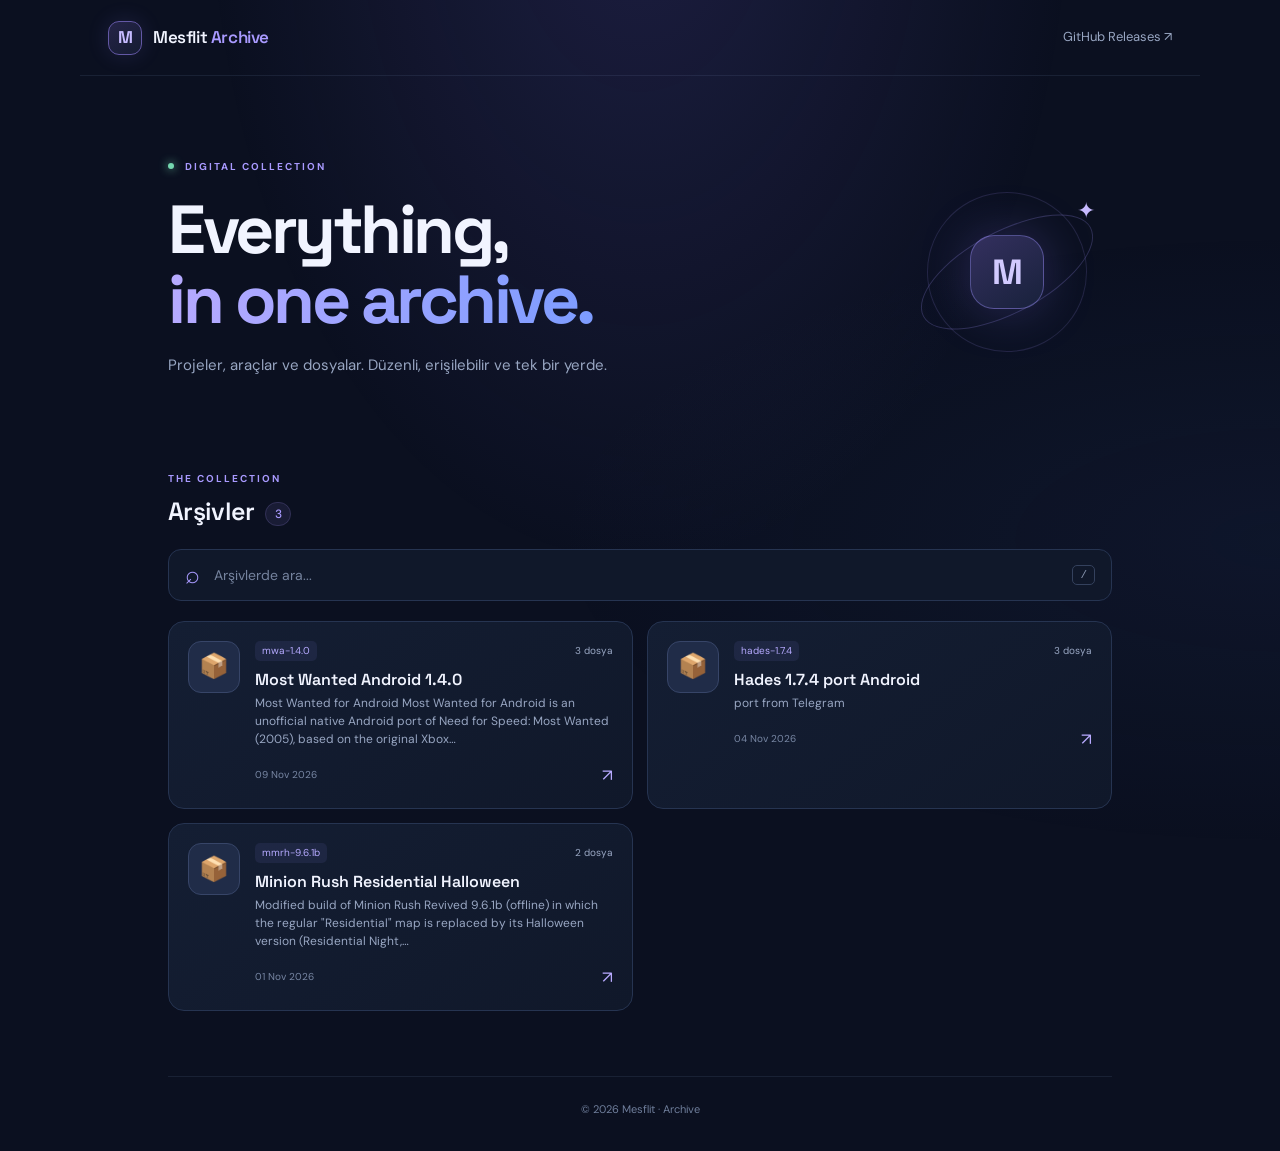
<file: site/index.html>
<!doctype html>
<html lang="tr">
<head>
    <meta charset="utf-8">

    <meta
        name="viewport"
        content="width=device-width, initial-scale=1"
    >

    <meta name="theme-color" content="#0b1020">

    <meta
        name="description"
        content="Mesflit Archive — Dosyalar, araçlar ve projeler için dijital arşiv."
    >

    <title>Mesflit Archive</title>

    <link
        rel="stylesheet"
        href="assets/style.css"
    >
</head>

<body>
    <div class="ambient"></div>

    <header class="topbar">
        <a class="brand" href="./">
            <span class="brand-mark">M</span>

            <span>
                Mesflit <b>Archive</b>
            </span>
        </a>

        <a
            class="github-link"
            href="https://github.com/mesflit/archive/releases"
            target="_blank"
            rel="noopener noreferrer"
        >
            GitHub Releases ↗
        </a>
    </header>

    <main class="container">

        <section class="hero">
            <div class="hero-copy">
                <span class="eyebrow">
                    <span class="status-dot"></span>
                    DIGITAL COLLECTION
                </span>

                <h1>
                    Everything,<br>
                    <span>in one archive.</span>
                </h1>

                <p>
                    Projeler, araçlar ve dosyalar.
                    Düzenli, erişilebilir ve tek bir yerde.
                </p>
            </div>

            <div class="hero-orbit">
                <div class="orbit orbit-one"></div>
                <div class="orbit orbit-two"></div>
                <div class="orbit-core">M</div>
                <span class="orbit-star">✦</span>
            </div>
        </section>

        <section class="archive-section">
            <div class="section-heading">
                <div>
                    <span class="eyebrow">
                        THE COLLECTION
                    </span>

                    <h2>
                        Arşivler
                        <span class="count">3</span>
                    </h2>
                </div>
            </div>

            <label class="search-box">
                <span class="search-icon">⌕</span>

                <input
                    id="search"
                    type="search"
                    placeholder="Arşivlerde ara..."
                    autocomplete="off"
                >

                <kbd>/</kbd>
            </label>

            <div
                class="archive-grid"
                id="archive-grid"
            >
                
        <a
            class="archive-card"
            href="releases/mwa-1.4.0/"
        >
            <div class="card-icon">
                
            <img
                src="https://github.com/mesflit/archive/releases/download/mwa-1.4.0/icon.png"
                alt=""
                loading="lazy"
                onerror="this.outerHTML='&lt;span&gt;📦&lt;/span&gt;'"
            >
            
            </div>

            <div class="card-content">

                <div class="card-topline">
                    <span class="tag">
                        mwa-1.4.0
                    </span>

                    <span class="file-count">
                        3 dosya
                    </span>
                </div>

                <h3>Most Wanted Android 1.4.0</h3>

                <p>
                    Most Wanted for Android Most Wanted for Android is an unofficial native Android port of Need for Speed: Most Wanted (2005), based on the original Xbox…
                </p>

                <div class="card-bottom">
                    <span>
                        09 Nov 2026
                    </span>

                    <span class="card-arrow">↗</span>
                </div>

            </div>
        </a>
        
        <a
            class="archive-card"
            href="releases/hades-1.7.4/"
        >
            <div class="card-icon">
                
            <img
                src="https://github.com/mesflit/archive/releases/download/hades-1.7.4/icon.png"
                alt=""
                loading="lazy"
                onerror="this.outerHTML='&lt;span&gt;📦&lt;/span&gt;'"
            >
            
            </div>

            <div class="card-content">

                <div class="card-topline">
                    <span class="tag">
                        hades-1.7.4
                    </span>

                    <span class="file-count">
                        3 dosya
                    </span>
                </div>

                <h3>Hades 1.7.4 port Android</h3>

                <p>
                    port from Telegram
                </p>

                <div class="card-bottom">
                    <span>
                        04 Nov 2026
                    </span>

                    <span class="card-arrow">↗</span>
                </div>

            </div>
        </a>
        
        <a
            class="archive-card"
            href="releases/mmrh-9.6.1b/"
        >
            <div class="card-icon">
                
            <img
                src="https://github.com/mesflit/archive/releases/download/mmrh-9.6.1b/icon.png"
                alt=""
                loading="lazy"
                onerror="this.outerHTML='&lt;span&gt;📦&lt;/span&gt;'"
            >
            
            </div>

            <div class="card-content">

                <div class="card-topline">
                    <span class="tag">
                        mmrh-9.6.1b
                    </span>

                    <span class="file-count">
                        2 dosya
                    </span>
                </div>

                <h3>Minion Rush Residential Halloween</h3>

                <p>
                    Modified build of Minion Rush Revived 9.6.1b (offline) in which the regular &quot;Residential&quot; map is replaced by its Halloween version (Residential Night,…
                </p>

                <div class="card-bottom">
                    <span>
                        01 Nov 2026
                    </span>

                    <span class="card-arrow">↗</span>
                </div>

            </div>
        </a>
        
            </div>

            <p
                class="no-results"
                id="no-results"
                hidden
            >
                Aramanla eşleşen bir arşiv bulunamadı.
            </p>
        </section>

        <footer class="footer">
            © 2026
            Mesflit · Archive
        </footer>

    </main>

    <script src="assets/app.js"></script>
</body>
</html>
</file>
<file: site/assets/style.css>
@import url('https://fonts.googleapis.com/css2?family=DM+Sans:wght@400;500;600;700&family=Space+Grotesk:wght@400;500;600;700&display=swap');

:root{color-scheme:dark;--bg:#0b1020;--panel:#111a2e;--panel2:#151f36;--line:#263451;--text:#f1f4ff;--muted:#98a6c2;--accent:#a99aff;--accent2:#7b8cff}
*{box-sizing:border-box}
html{min-height:100%;scroll-behavior:smooth}
body{margin:0;min-height:100vh;background:var(--bg);color:var(--text);font-family:'DM Sans',sans-serif;line-height:1.6}
a{color:inherit;text-decoration:none}
.ambient{position:fixed;inset:0;pointer-events:none;z-index:-1;background:radial-gradient(ellipse at 50% -15%,rgba(104,91,205,.19),transparent 48%),radial-gradient(ellipse at 100% 60%,rgba(45,75,140,.10),transparent 40%)}
.topbar{height:76px;max-width:1120px;margin:auto;padding:0 28px;display:flex;align-items:center;justify-content:space-between;border-bottom:1px solid rgba(135,153,195,.12)}
.brand{display:flex;align-items:center;gap:11px;font-family:'Space Grotesk',sans-serif;font-size:17px;font-weight:600;letter-spacing:-.4px}
.brand b{color:#a99aff;font-weight:600}
.brand-mark{width:34px;height:34px;display:grid;place-items:center;border:1px solid #6358a5;border-radius:11px;color:#c6bbff;background:linear-gradient(145deg,#252448,#151c32);box-shadow:0 0 22px #8b7cff24;font-weight:700}
.github-link,.back-link{font-size:13px;color:var(--muted);transition:.2s}
.github-link:hover,.back-link:hover{color:white}
.container{max-width:1000px;margin:0 auto;padding:0 28px}
.hero{min-height:330px;padding:76px 0 62px;display:flex;align-items:center;justify-content:space-between;gap:30px}
.eyebrow{font-size:10px;letter-spacing:2px;font-weight:700;color:#a99aff}
.status-dot{display:inline-block;width:6px;height:6px;border-radius:50%;background:#75d8b0;margin:0 7px 1px 0;box-shadow:0 0 10px #75d8b0}
.hero h1{font-family:'Space Grotesk',sans-serif;font-size:clamp(43px,7vw,68px);line-height:1.04;letter-spacing:-3.5px;margin:17px 0}
.hero h1 span{background:linear-gradient(90deg,#b7aaff,#7d9cff);-webkit-background-clip:text;background-clip:text;color:transparent}
.hero-copy>p{max-width:440px;color:var(--muted);font-size:15px}
.hero-orbit{width:210px;height:210px;position:relative;flex:none;display:grid;place-items:center}
.orbit{position:absolute;border:1px solid #8f83e044;border-radius:50%;transform:rotate(-28deg)}
.orbit-one{width:190px;height:82px}.orbit-two{width:160px;height:160px;border-color:#8f83e02c}
.orbit-core{width:74px;height:74px;border-radius:24px;display:grid;place-items:center;font:700 35px 'Space Grotesk';color:#d2caff;background:linear-gradient(145deg,#34305f,#18213b);border:1px solid #9e91ff66;box-shadow:0 0 50px #8b7cff40}
.orbit-star{position:absolute;right:17px;top:26px;color:#c7baff;font-size:22px}
.archive-section{padding:10px 0 65px}
.section-heading{display:flex;align-items:end;justify-content:space-between;margin-bottom:22px}
.section-heading h2{font:600 25px 'Space Grotesk';letter-spacing:-.7px;margin:5px 0 0}
.count{font:500 12px 'DM Sans';color:#a99aff;background:#a99aff18;border:1px solid #a99aff2a;border-radius:20px;padding:3px 9px;vertical-align:middle;margin-left:5px}
.search-box{height:52px;border:1px solid var(--line);background:#10182a;border-radius:13px;display:flex;align-items:center;gap:12px;padding:0 16px;margin-bottom:20px;transition:.2s}
.search-box:focus-within{border-color:#8e80df;box-shadow:0 0 0 3px #8b7cff18}
.search-icon{font-size:25px;color:#a99aff;line-height:1}
.search-box input{width:100%;border:0;outline:0;background:transparent;color:var(--text);font:14px 'DM Sans'}
.search-box input::placeholder{color:#75839e}
.search-box kbd{font:11px monospace;color:#8996b0;border:1px solid #34415d;border-radius:5px;padding:3px 7px}
.archive-grid{display:grid;grid-template-columns:repeat(2,minmax(0,1fr));gap:14px}
.archive-card{min-width:0;display:flex;gap:15px;padding:19px;border:1px solid var(--line);border-radius:16px;background:linear-gradient(145deg,#141e33,#10182a);transition:transform .2s,border-color .2s,background .2s}
.archive-card:hover{transform:translateY(-3px);border-color:#6e65b2;background:#18223a}
.card-icon{width:52px;height:52px;flex:none;border:1px solid #374568;background:#202c48;border-radius:13px;display:grid;place-items:center;overflow:hidden;color:#c4baff;font-size:24px}
.card-icon img{width:100%;height:100%;object-fit:cover}
.card-content{min-width:0;flex:1}
.card-topline{display:flex;justify-content:space-between;gap:8px;align-items:center}
.tag,.file-count{font-size:10px;color:#9aa8c4}
.tag{color:#b6aaff;background:#9b8bff16;border-radius:5px;padding:2px 7px;max-width:65%;overflow:hidden;text-overflow:ellipsis;white-space:nowrap}
.card-content h3{font:600 16px 'Space Grotesk';margin:8px 0 4px;overflow-wrap:anywhere}
.card-content p{font-size:12px;color:var(--muted);margin:0;line-height:1.5;overflow-wrap:anywhere}
.card-bottom{display:flex;justify-content:space-between;align-items:center;margin-top:14px;font-size:10px;color:#7887a4}
.card-arrow{color:#b8aaff;font-size:17px}
.empty-state{text-align:center;grid-column:1/-1;padding:55px 15px;border:1px dashed #34415d;border-radius:16px;color:var(--muted)}
.empty-icon{font-size:34px}.empty-state h3{color:var(--text);margin:10px 0 2px}.empty-state p{font-size:13px;margin:0}
.no-results{text-align:center;color:var(--muted);font-size:13px;padding:25px}
.footer{padding:24px 0 32px;border-top:1px solid rgba(135,153,195,.12);text-align:center;color:#6f7e9b;font-size:11px}
.footer a{color:#a99aff}
.detail-container{max-width:850px}
.breadcrumbs{display:flex;gap:10px;color:#7d8ba7;font-size:12px;margin:34px 0 18px}
.breadcrumbs a{color:#b6aaff}
.detail-hero{display:flex;align-items:center;gap:22px;padding:27px;border:1px solid var(--line);border-radius:18px;background:linear-gradient(140deg,#17223b,#111a2e)}
.release-icon{width:78px;height:78px;flex:none;object-fit:cover;border-radius:17px;border:1px solid #49547a;background:#202c48}
.icon-placeholder{display:grid;place-items:center;font-size:32px}
.detail-heading{min-width:0}
.detail-heading h1{font:600 clamp(24px,5vw,36px)/1.15 'Space Grotesk';letter-spacing:-1px;margin:7px 0 9px;overflow-wrap:anywhere}
.meta{display:flex;gap:9px;flex-wrap:wrap;color:var(--muted);font-size:12px}
.content-section{margin:35px 0}
.description{white-space:pre-wrap;overflow-wrap:anywhere;color:#c0cbe0;font-size:14px;line-height:1.8;padding:20px;border:1px solid var(--line);border-radius:14px;background:#111a2e}
.asset-list{display:grid;gap:10px}
.asset{display:flex;align-items:center;gap:14px;padding:15px 17px;border:1px solid var(--line);border-radius:12px;background:#111a2e;transition:.2s}
.asset:hover{border-color:#8b7cff88;background:#17223a}
.asset-symbol{width:34px;height:34px;border-radius:10px;background:#9b8bff18;color:#b7aaff;display:grid;place-items:center;font-size:20px}
.asset-info{flex:1;min-width:0;display:grid;gap:2px}
.asset-info strong{font-size:13px;overflow-wrap:anywhere}
.asset-info small{font-size:11px;color:var(--muted)}
.asset-download{font-size:12px;color:#b9adff}
.muted{color:var(--muted);font-size:13px}
@media(max-width:650px){.topbar{height:65px;padding:0 18px}.container{padding:0 18px}.hero{min-height:260px;padding:55px 0 42px}.hero h1{font-size:48px;letter-spacing:-2.5px}.hero-orbit{width:105px;height:140px;transform:scale(.68);margin-right:-20px}.archive-grid{grid-template-columns:1fr}.archive-card{padding:16px}.detail-hero{padding:19px;gap:15px}.release-icon{width:62px;height:62px}.breadcrumbs{margin-top:25px}}
@media(max-width:390px){.hero-orbit{display:none}.hero h1{font-size:43px}.github-link{font-size:11px}.brand{font-size:15px}}


/* Markdown description */

.markdown-content {
    line-height: 1.8;
    overflow-wrap: anywhere;
}

.markdown-content > :first-child {
    margin-top: 0;
}

.markdown-content > :last-child {
    margin-bottom: 0;
}

.markdown-content h1,
.markdown-content h2,
.markdown-content h3,
.markdown-content h4 {
    color: #eef2ff;
    line-height: 1.3;
    margin: 1.5em 0 0.7em;
}

.markdown-content h1 {
    font-size: 1.8rem;
}

.markdown-content h2 {
    font-size: 1.5rem;
}

.markdown-content h3 {
    font-size: 1.2rem;
}

.markdown-content p {
    margin: 0.9em 0;
    color: #cbd5e1;
}

.markdown-content a {
    color: #a99aff;
    text-decoration: none;
}

.markdown-content a:hover {
    text-decoration: underline;
}

.markdown-content ul,
.markdown-content ol {
    padding-left: 1.6rem;
    margin: 1rem 0;
}

.markdown-content li {
    margin: 0.35rem 0;
    color: #cbd5e1;
}

.markdown-content blockquote {
    border-left: 3px solid #8b7cff;
    margin: 1.2rem 0;
    padding: 0.5rem 1rem;
    background: rgba(139, 124, 255, 0.08);
    border-radius: 0 8px 8px 0;
    color: #cbd5e1;
}

.markdown-content code {
    background: #111a2e;
    color: #b9adff;
    padding: 0.2rem 0.4rem;
    border-radius: 5px;
    font-family: monospace;
}

.markdown-content pre {
    background: #080d19;
    border: 1px solid #273452;
    border-radius: 10px;
    padding: 1rem;
    overflow-x: auto;
}

.markdown-content pre code {
    padding: 0;
    background: transparent;
    color: #dbe4ff;
}

.markdown-content table {
    display: block;
    width: 100%;
    overflow-x: auto;
    border-collapse: collapse;
    margin: 1rem 0;
}

.markdown-content th,
.markdown-content td {
    border: 1px solid #273452;
    padding: 0.65rem 0.85rem;
    text-align: left;
}

.markdown-content th {
    background: #111a2e;
    color: #eef2ff;
}

.markdown-content td {
    color: #cbd5e1;
}

.markdown-content hr {
    border: 0;
    border-top: 1px solid #273452;
    margin: 1.5rem 0;
}

.markdown-content img {
    max-width: 100%;
    height: auto;
    border-radius: 10px;
}
</file>
